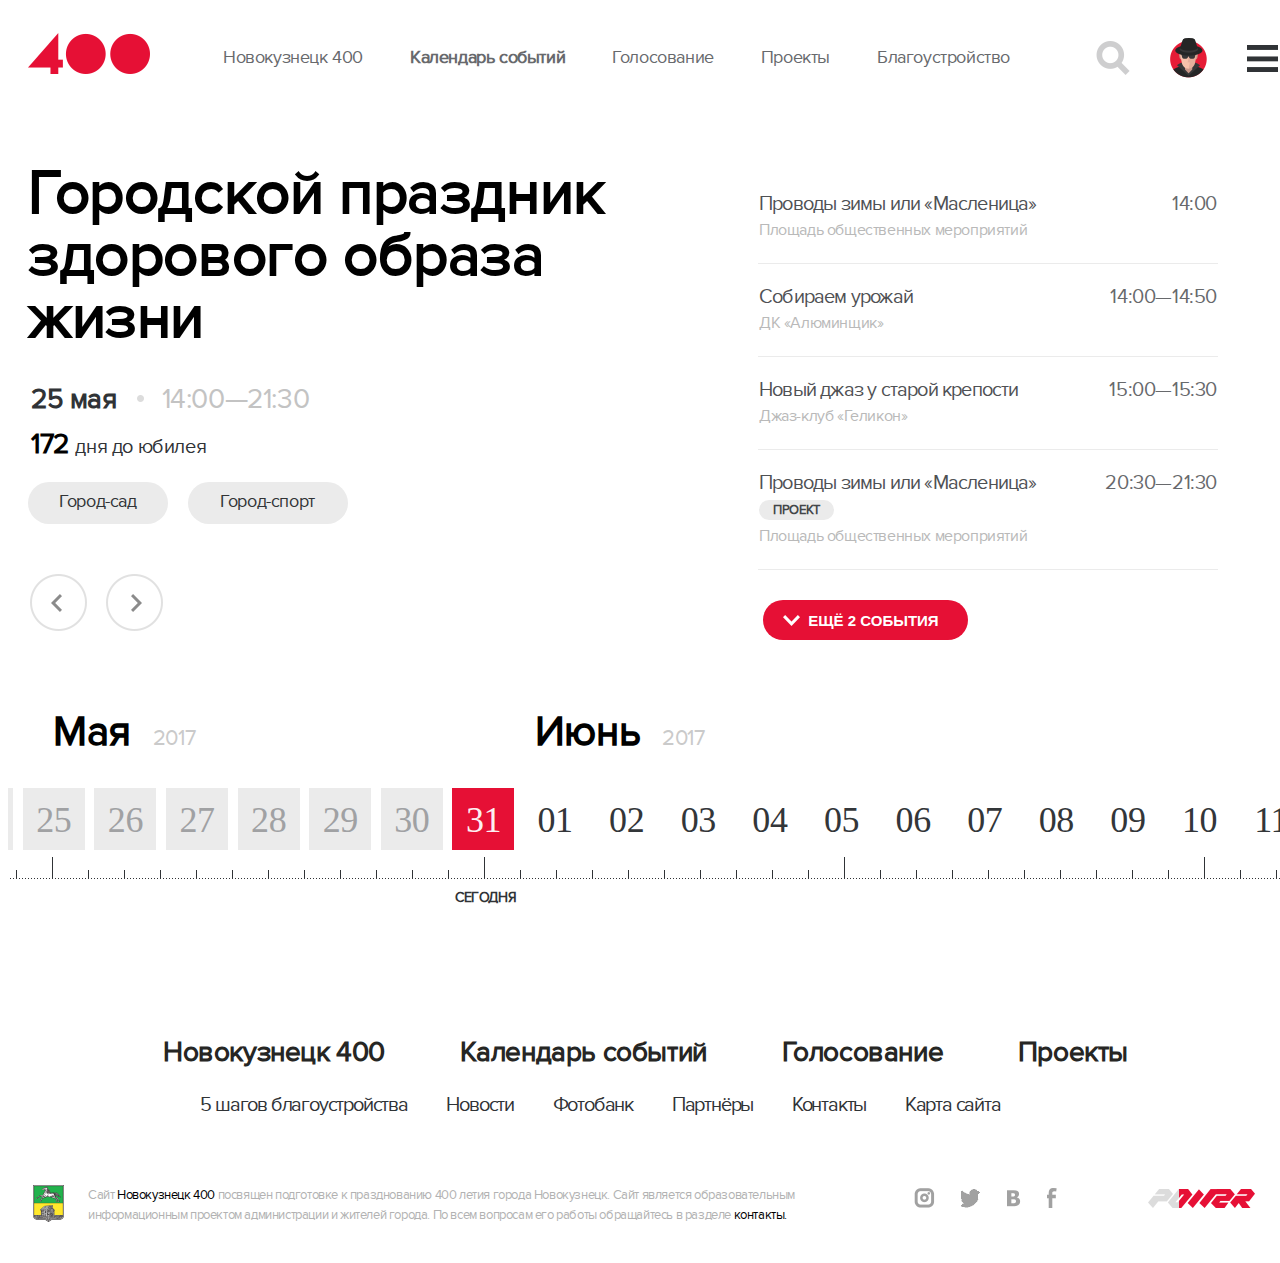
<file: Index.html>
<!DOCTYPE HTML>
<html lang="ru">
    <head>
        <meta charset="utf-8">
        <title>Новокузнецк 400</title>
        <link rel="stylesheet" type="text/css" href="css/Normalize.css">
        <link rel="stylesheet" type="text/css" href="css/Fonts.css">
        <link rel="stylesheet" type="text/css" href="css/Main_style.css">
    </head>
    <body>
        <div class="content">
            <header>
            <div class="alignment">
                <img src="img/Logotype.png" class="logo" alt="Логотип">
                <nav class="header_main_menu">
                    <ul class="header_menu">
                        <li><a href="#">Новокузнецк 400</a></li>
                        <li><a href="#"><b>Календарь событий</b></a></li>
                        <li><a href="#">Голосование</a></li>
                        <li><a href="#">Проекты</a></li>
                        <li><a href="#">Благоустройство</a></li>
                    </ul>
                </nav>
                <div class="user">
                    <ul class="user_inst">
                        <li><a href="#"><div class="search"></a></li>
                        <li><a href="#"><div class="log"></a></li>
                        <li><a href="#"><div class="list"></div></a></li>
                    </ul>
                </div>
            </div>
            </header>
            <main>
                <div class="container clearfix">
                    <div class="event">
                        <h1>Городской праздник здорового образа жизни</h1>
                        <time datetime="2017-05-25"><b>25 мая </b><span ><div class="dot"></div>14:00—21:30</span></time><br>
                        <b>172 </b><span>дня до юбилея</span><br>
                        <a href="#" class="garden">Город-сад</a>
                        <a href="#" class="city">Город-спорт</a>
                        <div class="empty">
                            <div class="back"></div>
                            <div class="next"></div>
                        </div>
                    </div>
                    <div class="activities">
                        <table class="table">
                            <tr>
                                <td>
                                    <a href="#" class="event_name">Проводы зимы или «Масленица»</a><br>
                                    <a href="#" class="event_place">Площадь общественных мероприятий</a>
                                </td>
                                <td>
                                    14:00
                                </td>
                            </tr>
                            <tr>
                                <td>
                                    <a href="#" class="event_name">Собираем урожай</a><br>
                                    <a href="#" class="event_place">ДК «Алюминщик»</a>
                                </td>
                                <td>
                                    14:00—14:50
                                </td>
                            </tr>
                            <tr>
                                <td>
                                    <a href="#" class="event_name">Новый джаз у старой крепости</a><br>
                                    <a href="#" class="event_place">Джаз-клуб «Геликон»</a>
                                </td>
                                <td>
                                    15:00—15:30
                                </td>
                            </tr>
                            <tr>
                                <td>
                                    <a href="#" class="event_name">Проводы зимы или «Масленица»</a><br>
                                    <a href="#" class="project"><b>ПРОЕКТ</b></a><br>
                                    <a href="#" class="event_place">Площадь общественных мероприятий</a>
                                </td>
                                <td>
                                    20:30—21:30
                                </td>
                            </tr>
                        </table>
                        <button type="button"><div class="open"></div>ЕЩЁ 2 СОБЫТИЯ</button>
                    </div>
                    <div class="calendar">
                        <div>
                            <b>Мая</b><span>2017</span>
                        </div>
                        <div>
                            <b>Июнь</b><span>2017</span>
                        </div>
                        <div class="days">
                            <a href="#" class="day past">22</a>
                            <a href="#" class="day past">23</a>
                            <a href="#" class="day past">24</a>
                            <a href="#" class="day past">25</a>
                            <a href="#" class="day past">26</a>
                            <a href="#" class="day past">27</a>
                            <a href="#" class="day past">28</a>
                            <a href="#" class="day past">29</a>
                            <a href="#" class="day past">30</a>
                            <a href="#" class="day today">31</a>
                            <a href="#" class="day future">01</a>
                            <a href="#" class="day future">02</a>
                            <a href="#" class="day future">03</a>
                            <a href="#" class="day future">04</a>
                            <a href="#" class="day future">05</a>
                            <a href="#" class="day future">06</a>
                            <a href="#" class="day future">07</a>
                            <a href="#" class="day future">08</a>
                            <a href="#" class="day future">09</a>
                            <a href="#" class="day future">10</a>
                            <a href="#" class="day future">11</a>
                            <a href="#" class="day future">12</a>
                            <a href="#" class="day future">13</a>
                            <img src="img/ruler.png">
                        </div>
                        <span class="now">СЕГОДНЯ</span>
                    </div>
                </main>
                <footer>
                    <div class="footer_nav">
                        <ul class="footer_menu">
                            <li><a href="#">Новокузнецк 400</a></li>
                            <li><a href="#">Календарь событий</a></li>
                            <li><a href="#">Голосование</a></li>
                            <li><a href="#">Проекты</a></li>
                        </ul>
                    </div>
                    <div class="footer_add_nav">
                        <ul class="footer_add_menu">
                            <li><a href="#">5 шагов благоустройства</a></li>
                            <li><a href="#">Новости</a></li>
                            <li><a href="#">Фотобанк</a></li>
                            <li><a href="#">Партнёры</a></li>
                            <li><a href="#">Контакты</a></li>
                            <li><a href="#">Карта сайта</a></li>
                        </ul>
                    </div>
                    <div class="footer">
                        <div class="nvkz_icon"></div>
                        <p>
                            Сайт <span>Новокузнецк 400</span> посвящен подготовке к празднованию 400 летия города Новокузнецк. Сайт является образовательным информационным проектом администрации и жителей города. По всем вопросам его работы обращайтесь в разделе <span>контакты.</span>
                        </p>
                        <article>
                            <ul class="social_network">
                                <li><button type="button" class="inst"></button></li>
                                <li><button type="button" class="tw"></button>TW</a></li>
                                <li><button type="button" class="vk"></button>VK</a></li>
                                <li><button type="button" class="fb"></button>FB</a></li>
                            </ul>
                        </article>
                        <div class="company"></div>
                    </div>
                </div>
            </footer>
        </div>
    </body>
</file>
<file: css/Fonts.css>
@font-face {
    font-family: 'proxima_novabold';
    src: url('../fonts/proximanova-bold-webfont.eot');
    src: url('../fonts/proximanova-bold-webfont.eot?#iefix') format('embedded-opentype'),
         url('../fonts/proximanova-bold-webfont.woff2') format('woff2'),
         url('../fonts/proximanova-bold-webfont.woff') format('woff'),
         url('../fonts/proximanova-bold-webfont.ttf') format('truetype');
    font-weight: normal;
    font-style: normal;

}

@font-face {
    font-family: 'proxima_novaextrabold';
    src: url('../fonts/proximanova-extrabld-webfont.eot');
    src: url('../fonts/proximanova-extrabld-webfont.eot?#iefix') format('embedded-opentype'),
         url('../fonts/proximanova-extrabld-webfont.woff2') format('woff2'),
         url('../fonts/proximanova-extrabld-webfont.woff') format('woff'),
         url('../fonts/proximanova-extrabld-webfont.ttf') format('truetype');
    font-weight: normal;
    font-style: normal;

}

@font-face {
    font-family: 'proxima_novaregular';
    src: url('../fonts/proximanova-regular-webfont.eot');
    src: url('../fonts/proximanova-regular-webfont.eot?#iefix') format('embedded-opentype'),
         url('../fonts/proximanova-regular-webfont.woff2') format('woff2'),
         url('../fonts/proximanova-regular-webfont.woff') format('woff'),
         url('../fonts/proximanova-regular-webfont.ttf') format('truetype');
    font-weight: normal;
    font-style: normal;

}
</file>
<file: css/Main_style.css>
body {
    font-weight: normal;
    font-size: 20px;
    line-height: 20px;
    letter-spacing: -0.02em;
    font-family: "proxima_novaregular", Arial, sans-serif;
    color: #67696c;
    background-color: #ffffff;
}

.clearfix::after {
    content: "";
    display: table;
    clear: both;
}

.content {
    width: 1280px;
    margin: 0 auto;
}

a {
    text-decoration: none;
}

.user_inst div,
time div,
.empty .back,
.empty .next,
button .open,
.footer .nvkz_icon,
.footer .company {
    background: url("../img/Other_sprite.png") no-repeat;
}

/* HEADER */

.alignment {
    position: relative;
    width: 100%;
    margin-top: 30px;
    margin-bottom: 43px;
    vertical-align: middle;
}

.header_main_menu,
.user {
    display: inline-block;
    vertical-align: middle;
}

.logo {
    position: absolute;
    left: 20px;
    top: -5px;
}

.header_main_menu {
    margin-left: 215px;
    font-size: 0;
    margin-top: 5px;
}

.header_menu,
.user_inst,
.footer_menu,
.footer_add_menu {
    margin: 0;
    padding: 0;
    list-style: none;
}

.header_menu li,
.user_inst li,
.footer_menu li,
.footer_add_menu li,
.social_network li {
    display: inline-block;
    white-space: nowrap;
}

.header_menu li {
    margin-left: 50px;
}

.header_menu li:first-child {
    margin-left: 0;
}

.header_menu a {
    display: block;
    font-size: 18px;
    color: #67696c;
}

.header_menu a:hover {
    color: #111111;
}

.header_menu a:last-child {
    margin-right: -3px;
}

.user {
    margin-left: 6.6%;
    font-size: 0;
}

.user_inst li {
    vertical-align: middle;
}

.user_inst .search {
    background-position: -122px -40px;
    width: 34px;
    height: 34px;
}

.user_inst .log {
    background-position: -122px 0px;
    width: 37px;
    height: 40px;
    margin: 0 40px;
}

.user_inst .list {
    background-position: 0px -117px;
    width: 31px;
    height: 27px;
}

/* MAIN */

.event,
.activities {
    width: 50%;
    box-sizing: border-box;
}

.event {
    float: left;
    padding-left: 20px;
}

.activities {
    float: right;
    padding-left: 95px;
}

.event h1 {
    font-size: 62px;
    line-height: 62px;
    font-weight: bold;
    color: #000000;
}

.event time {
    font-size: 28px;
}

.event time b {
    display: inline-block;
    margin-bottom: 25px;
    margin-left: 3px;
    color: #303336;
}

.event time span {
    position: relative;
    margin-left: 45px;
    color: #c3c3c3;
    font-weight: lighter;
}

time .dot {
    position: absolute;
    background-position: -114px -41px;
    width: 7px;
    height: 7px;
    left: -25px;
    bottom: 14px;
}

.event b {
    margin-left: 3px;
    font-size: 28px;
    color: #000000;
}

.event span {
    color: #303336;
}

.event a {
    display: inline-block;
    background-color: #ebebeb;
    border-radius: 50px;
    font-size: 18px;
    color: #303336;
    height: 32px;
    padding-top: 10px;
    text-align: center;
    vertical-align: middle;
    margin-top: 25px;
    margin-bottom: 50px;
}

.event .garden {
    width: 140px;
    margin-right: 15px;
}

.event .city {
    width: 160px;
}

.event a:hover,
.table .project:hover {
    background-color: #e61035;
    color: #ffffff;
}

.event .empty {
    position: relative;
    width: 137px;
    height: 60px;
    background-color: transparent;
}

.empty .back,
.empty .next {
    position: absolute;
}

.empty .back {
    background-position: 0px -41px;
    width: 57px;
    height: 57px;
    left: 2px;
}

.empty .next {
    background-position: -57px -41px;
    width: 57px;
    height: 57px;
    right: 2px;
}

.activities .table {
    width: 460px;
    margin-top: 50px;
    margin-left: 15px;
    border-collapse: collapse;
}

.table td {
    border-bottom: 1px solid #ebebeb;
    vertical-align: baseline;
}

.table tr td:nth-child(2) {
    text-align: right;
}

.table .event_name,
.table .event_place {
    display: inline-block;
}

.table .event_name {
    font-size: 20px;
    color: #4f5154;
    margin-top: 22px;
    margin-bottom: 5px;
    letter-spacing: -0.04em;
}

.table .event_name:hover {
    color: #e82042;
}

.table .event_place {
    font-size: 16px;
    color: #b9b9b9;
    margin-bottom: 22px;
}

.table .event_place:hover {
    color: #e82042;
}

.table .project {
    display: inline-block;
    background-color: #ebebeb;
    border-radius: 50px;
    font-size: 13px;
    color: #434649;
    width: 75px;
    height: 20px;
    margin-bottom: 5px;
    text-align: center;
}

.activities button {
    display: inline-block;
    position: relative;
    margin-top: 30px;
    margin-left: 20px;
    padding-left: 22px;
    width: 205px;
    height: 40px;
    background-color: #e61035;
    border-radius: 50px;
    border: none;
    font-size: 15px;
    color: #ffffff;
    font-weight: bold;
}

button .open {
    position: absolute;
    background-position: -31px -117px;
    width: 17px;
    height: 11px;
    left: 20px;
    bottom: 14px;
}

.calendar {
    width: 100%;
    margin-bottom: 135px;
    padding-top: 70px;
    clear: both;
}

.calendar div {
    display: inline-block;
    margin-bottom: 32px;
}

.calendar b {
    font-size: 42px;
    line-height: 45.5px;
    color: #000000;
}

.calendar span {
    margin-left: 22px;
    font-size: 22px;
    color: #cacaca;
}

.calendar>div {
    margin-left: 45px;
}

.calendar div:nth-child(2) {
    margin-left: 335px;
}

.calendar .days {
    display: block;
    position: relative;
    width: 1660px;
    margin: 0;
    left: -200px;
}

.days a {
    font-family: "Times New Roman", serif;
    display: inline-block;
    width: 62px;
    height: 52px;
    margin-right: 5px;
    padding-top: 10px;
    font-size: 36px;
    line-height: 45px;
    text-align: center;
    color: #333639;
}

.days .past {
    background-color: #ebebeb;
    color: #a0a1a3;
}

.days .past:hover {
    background-color: #dddddd;
    color: #303336;
}

.days .today {
    background-color: #e61035;
    color: #fdeff2;
}

.days .future:hover {
    background-color: #ebebeb;
    color: #303336;
}

.calendar img {
    margin-top: 7px;
    padding-left: 40px;
    margin-bottom: 3px;
}

.calendar .now {
    font-size: 14px;
    font-weight: bold;
    color: #303336;
    margin-left: 447px;
}

/* FOOTER */

.footer_nav,
.footer_add_nav {
    text-align: center;
}

.footer_nav {
    margin-bottom: 30px;
    margin-left: 65px;
}

.footer_add_nav {
    margin-left: -95px;
    margin-bottom: 57px;
}

.footer_menu a,
.footer_add_menu a {
    display: block;
}

.footer_menu a {
    margin-right: 70px;
}

.footer_menu a {
    font-size: 28px;
    font-weight: bold;
    color: #262624;
}

.footer_add_menu li {
    margin-right: 34px;
}

.footer_add_menu a {
    font-size: 20px;
    letter-spacing: -0.06em;
    color: #303336;
}

.footer_menu li:last-child,
.footer_add_menu li:last-child {
    margin-right: 0;
}

.footer_menu a:hover,
.footer_add_menu a:hover  {
    color: #e61035;
}

.footer {
    position: relative;
}

.footer .nvkz_icon {
    position: absolute;
    background-position: -122px -74px;
    width: 31px;
    height: 37px;
    left: 25px;
    top: 13px;
}

.footer p {
    width: 57%;
    margin-left: 80px;
    font-size: 13px;
    line-height: 20px;
    color: #b2b2b2;
}

.footer span {
    color: #000000;
}
.footer p,
.footer article,
.footer .company {
    display: inline-block;
    vertical-align: middle;
    margin-bottom: 30px;
}

.footer .social_network {
    font-size: 0;
    list-style: none;
    margin-left: 92px;
    padding: 0;
}

.social_network li {
    margin-right: 25px;
}

.social_network button {
    background: url("../img/Soc_sprite.png") no-repeat;
    border: none;
    vertical-align: middle;
    transition: background-position 0.1s, background-color 0.1s;
}

.social_network .inst {
    background-position: 0px -20px;
    width: 21px;
    height: 20px;
}

.social_network .inst:hover {
    background-position: -21px -20px;
    width: 21px;
    height: 20px;
}

.social_network .tw {
    background-position: 0px 0px;
    width: 21px;
    height: 20px;
}

.social_network .tw:hover {
    background-position: -21px 0px;
    width: 21px;
    height: 20px;
}

.social_network .vk {
    background-position: -42px 0px;
    width: 15px;
    height: 17px;
}

.social_network .vk:hover {
    background-position: -42px -17px;
    width: 15px;
    height: 17px;
}

.social_network .fb {
    background-position: -57px 0px;
    width: 11px;
    height: 21px;
}

.social_network .fb:hover {
    background-position: 0px -40px;
    width: 11px;
    height: 21px;
}

.footer .company {
    margin-left: 60px;
    background-position: 0px -98px;
    width: 107px;
    height: 19px;
}

@media (max-width:1645px) {
    .content {
        overflow: hidden;
    }
}
</file>
